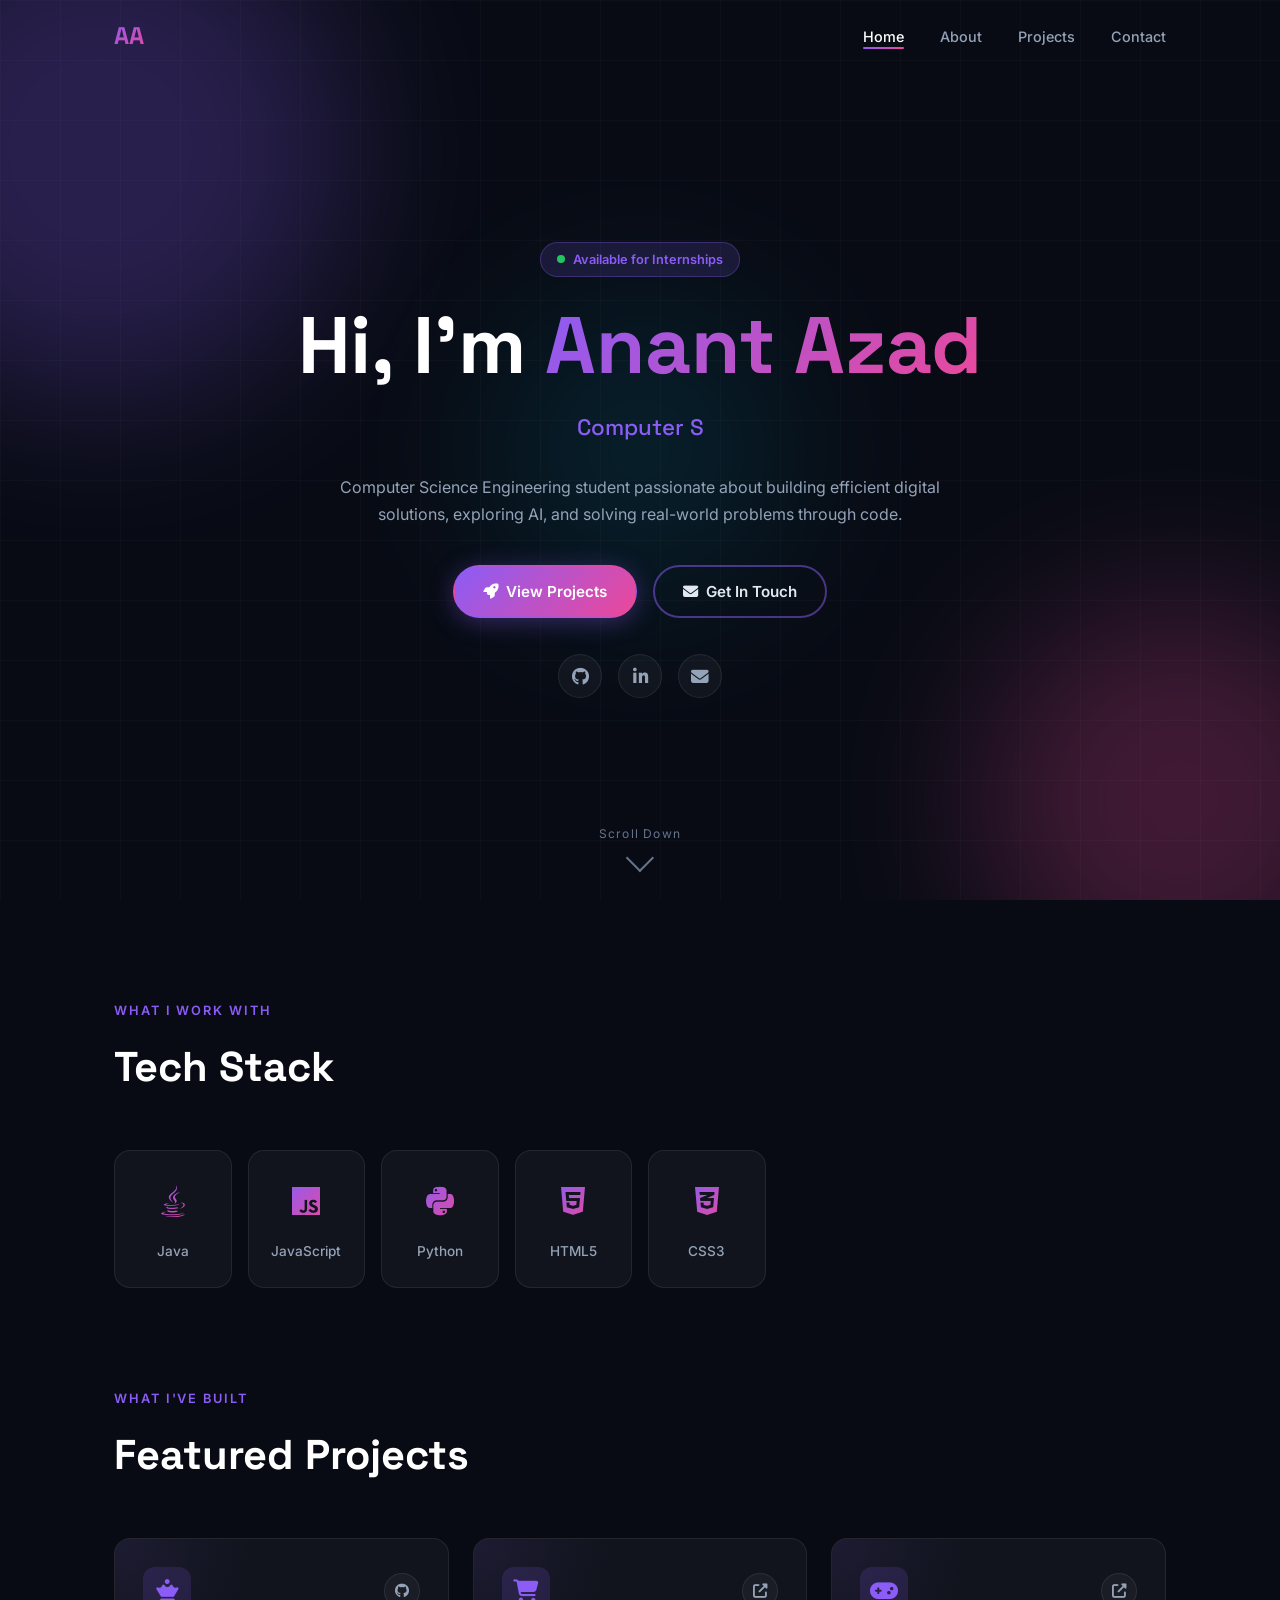
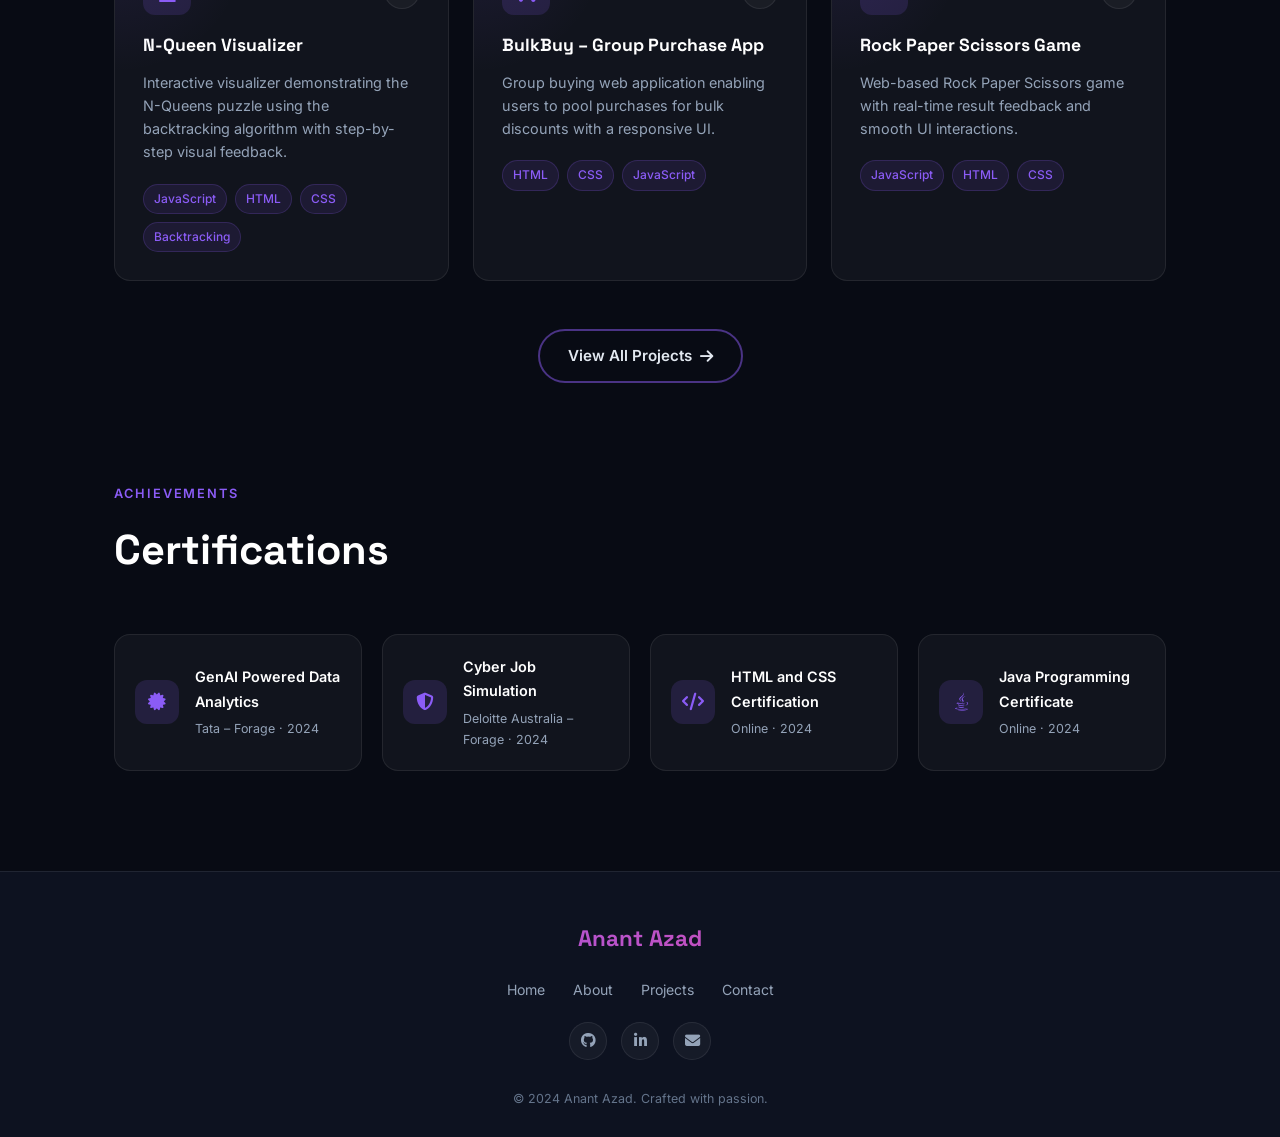
<file: index.html>
<!DOCTYPE html>
<html lang="en">
<head>
  <meta charset="UTF-8" />
  <meta name="viewport" content="width=device-width, initial-scale=1.0" />
  <title>Anant Azad | Portfolio</title>
  <meta name="description" content="Portfolio of Anant Azad – Computer Science Engineering student, developer, and problem solver." />
  <link rel="stylesheet" href="css/style.css" />
  <link href="https://fonts.googleapis.com/css2?family=Inter:wght@300;400;500;600;700;800;900&family=Space+Grotesk:wght@400;500;600;700&display=swap" rel="stylesheet" />
  <link rel="stylesheet" href="https://cdnjs.cloudflare.com/ajax/libs/font-awesome/6.5.0/css/all.min.css" />
</head>
<body>
  <!-- Navigation -->
  <nav class="navbar" id="navbar">
    <div class="nav-container">
      <a href="index.html" class="nav-logo">AA</a>
      <ul class="nav-links" id="navLinks">
        <li><a href="index.html" class="active">Home</a></li>
        <li><a href="about.html">About</a></li>
        <li><a href="projects.html">Projects</a></li>
        <li><a href="contact.html">Contact</a></li>
      </ul>
      <button class="hamburger" id="hamburger" aria-label="Toggle menu">
        <span></span><span></span><span></span>
      </button>
    </div>
  </nav>

  <!-- Hero Section -->
  <section class="hero" id="hero">
    <div class="hero-bg">
      <div class="orb orb-1"></div>
      <div class="orb orb-2"></div>
      <div class="orb orb-3"></div>
      <div class="grid-overlay"></div>
    </div>
    <div class="hero-content">
      <div class="hero-badge">
        <span class="badge-dot"></span>
        Available for Internships
      </div>
      <h1 class="hero-title">
        Hi, I'm <span class="gradient-text">Anant Azad</span>
      </h1>
      <p class="hero-subtitle typewriter" id="typewriter"></p>
      <p class="hero-desc">
        Computer Science Engineering student passionate about building efficient digital solutions, exploring AI, and solving real-world problems through code.
      </p>
      <div class="hero-cta">
        <a href="projects.html" class="btn btn-primary">
          <i class="fas fa-rocket"></i> View Projects
        </a>
        <a href="contact.html" class="btn btn-outline">
          <i class="fas fa-envelope"></i> Get In Touch
        </a>
      </div>
      <div class="hero-socials">
        <a href="https://github.com/anantazad2020in-del" target="_blank" class="social-link" aria-label="GitHub">
          <i class="fab fa-github"></i>
        </a>
        <a href="https://www.linkedin.com/in/anant-azad-6b0743295" target="_blank" class="social-link" aria-label="LinkedIn">
          <i class="fab fa-linkedin-in"></i>
        </a>
        <a href="mailto:anantazad2020in@gmail.com" class="social-link" aria-label="Email">
          <i class="fas fa-envelope"></i>
        </a>
      </div>
    </div>
    <div class="hero-scroll-hint">
      <span>Scroll Down</span>
      <div class="scroll-arrow"></div>
    </div>
  </section>

  <!-- Skills Snapshot -->
  <section class="skills-snapshot reveal">
    <div class="container">
      <p class="section-label">What I Work With</p>
      <h2 class="section-title">Tech Stack</h2>
      <div class="skills-grid">
        <div class="skill-card reveal-child">
          <div class="skill-icon"><i class="fab fa-java"></i></div>
          <span>Java</span>
        </div>
        <div class="skill-card reveal-child">
          <div class="skill-icon"><i class="fab fa-js"></i></div>
          <span>JavaScript</span>
        </div>
        <div class="skill-card reveal-child">
          <div class="skill-icon"><i class="fab fa-python"></i></div>
          <span>Python</span>
        </div>
        <div class="skill-card reveal-child">
          <div class="skill-icon"><i class="fab fa-html5"></i></div>
          <span>HTML5</span>
        </div>
        <div class="skill-card reveal-child">
          <div class="skill-icon"><i class="fab fa-css3-alt"></i></div>
          <span>CSS3</span>
        </div>
        <div class="skill-card reveal-child">
          <div class="skill-icon"><i class="fab fa-github"></i></div>
          <span>Git/GitHub</span>
        </div>
        <div class="skill-card reveal-child">
          <div class="skill-icon"><i class="fas fa-brain"></i></div>
          <span>AI Agents</span>
        </div>
        <div class="skill-card reveal-child">
          <div class="skill-icon"><i class="fas fa-code-branch"></i></div>
          <span>DSA</span>
        </div>
      </div>
    </div>
  </section>

  <!-- Featured Projects -->
  <section class="featured-projects reveal">
    <div class="container">
      <p class="section-label">What I've Built</p>
      <h2 class="section-title">Featured Projects</h2>
      <div class="projects-grid">
        <div class="project-card reveal-child">
          <div class="project-glow"></div>
          <div class="project-header">
            <div class="project-icon"><i class="fas fa-chess-queen"></i></div>
            <div class="project-links">
              <a href="https://github.com/anantazad2020in-del/N-Queen" target="_blank" aria-label="GitHub"><i class="fab fa-github"></i></a>
            </div>
          </div>
          <h3>N-Queen Visualizer</h3>
          <p>Interactive visualizer demonstrating the N-Queens puzzle using the backtracking algorithm with step-by-step visual feedback.</p>
          <div class="project-tags">
            <span>JavaScript</span><span>HTML</span><span>CSS</span><span>Backtracking</span>
          </div>
        </div>
        <div class="project-card reveal-child">
          <div class="project-glow"></div>
          <div class="project-header">
            <div class="project-icon"><i class="fas fa-shopping-cart"></i></div>
            <div class="project-links">
              <a href="https://bulkbuy-group-purchase-app.onrender.com/" target="_blank" aria-label="Live Demo"><i class="fas fa-external-link-alt"></i></a>
            </div>
          </div>
          <h3>BulkBuy – Group Purchase App</h3>
          <p>Group buying web application enabling users to pool purchases for bulk discounts with a responsive UI.</p>
          <div class="project-tags">
            <span>HTML</span><span>CSS</span><span>JavaScript</span>
          </div>
        </div>
        <div class="project-card reveal-child">
          <div class="project-glow"></div>
          <div class="project-header">
            <div class="project-icon"><i class="fas fa-gamepad"></i></div>
            <div class="project-links">
              <a href="https://rock-paper-scissor-codecircuit.onrender.com/" target="_blank" aria-label="Live Demo"><i class="fas fa-external-link-alt"></i></a>
            </div>
          </div>
          <h3>Rock Paper Scissors Game</h3>
          <p>Web-based Rock Paper Scissors game with real-time result feedback and smooth UI interactions.</p>
          <div class="project-tags">
            <span>JavaScript</span><span>HTML</span><span>CSS</span>
          </div>
        </div>
      </div>
      <div class="center-cta">
        <a href="projects.html" class="btn btn-outline">View All Projects <i class="fas fa-arrow-right"></i></a>
      </div>
    </div>
  </section>

  <!-- Certifications Strip -->
  <section class="certs-section reveal">
    <div class="container">
      <p class="section-label">Achievements</p>
      <h2 class="section-title">Certifications</h2>
      <div class="certs-grid">
        <div class="cert-card reveal-child">
          <div class="cert-badge"><i class="fas fa-certificate"></i></div>
          <div>
            <h4>GenAI Powered Data Analytics</h4>
            <p>Tata – Forage &middot; 2024</p>
          </div>
        </div>
        <div class="cert-card reveal-child">
          <div class="cert-badge"><i class="fas fa-shield-alt"></i></div>
          <div>
            <h4>Cyber Job Simulation</h4>
            <p>Deloitte Australia – Forage &middot; 2024</p>
          </div>
        </div>
        <div class="cert-card reveal-child">
          <div class="cert-badge"><i class="fas fa-code"></i></div>
          <div>
            <h4>HTML and CSS Certification</h4>
            <p>Online &middot; 2024</p>
          </div>
        </div>
        <div class="cert-card reveal-child">
          <div class="cert-badge"><i class="fab fa-java"></i></div>
          <div>
            <h4>Java Programming Certificate</h4>
            <p>Online &middot; 2024</p>
          </div>
        </div>
      </div>
    </div>
  </section>

  <!-- Footer -->
  <footer class="footer">
    <div class="container">
      <p class="footer-logo">Anant Azad</p>
      <div class="footer-links">
        <a href="index.html">Home</a>
        <a href="about.html">About</a>
        <a href="projects.html">Projects</a>
        <a href="contact.html">Contact</a>
      </div>
      <div class="footer-socials">
        <a href="https://github.com/anantazad2020in-del" target="_blank"><i class="fab fa-github"></i></a>
        <a href="https://linkedin.com/in/anantazad-6b0743295" target="_blank"><i class="fab fa-linkedin-in"></i></a>
        <a href="mailto:anantazad2020in@gmail.com"><i class="fas fa-envelope"></i></a>
      </div>
      <p class="footer-copy">&copy; 2024 Anant Azad. Crafted with passion.</p>
    </div>
  </footer>

  <script src="js/main.js"></script>
</body>
</html>
</file>
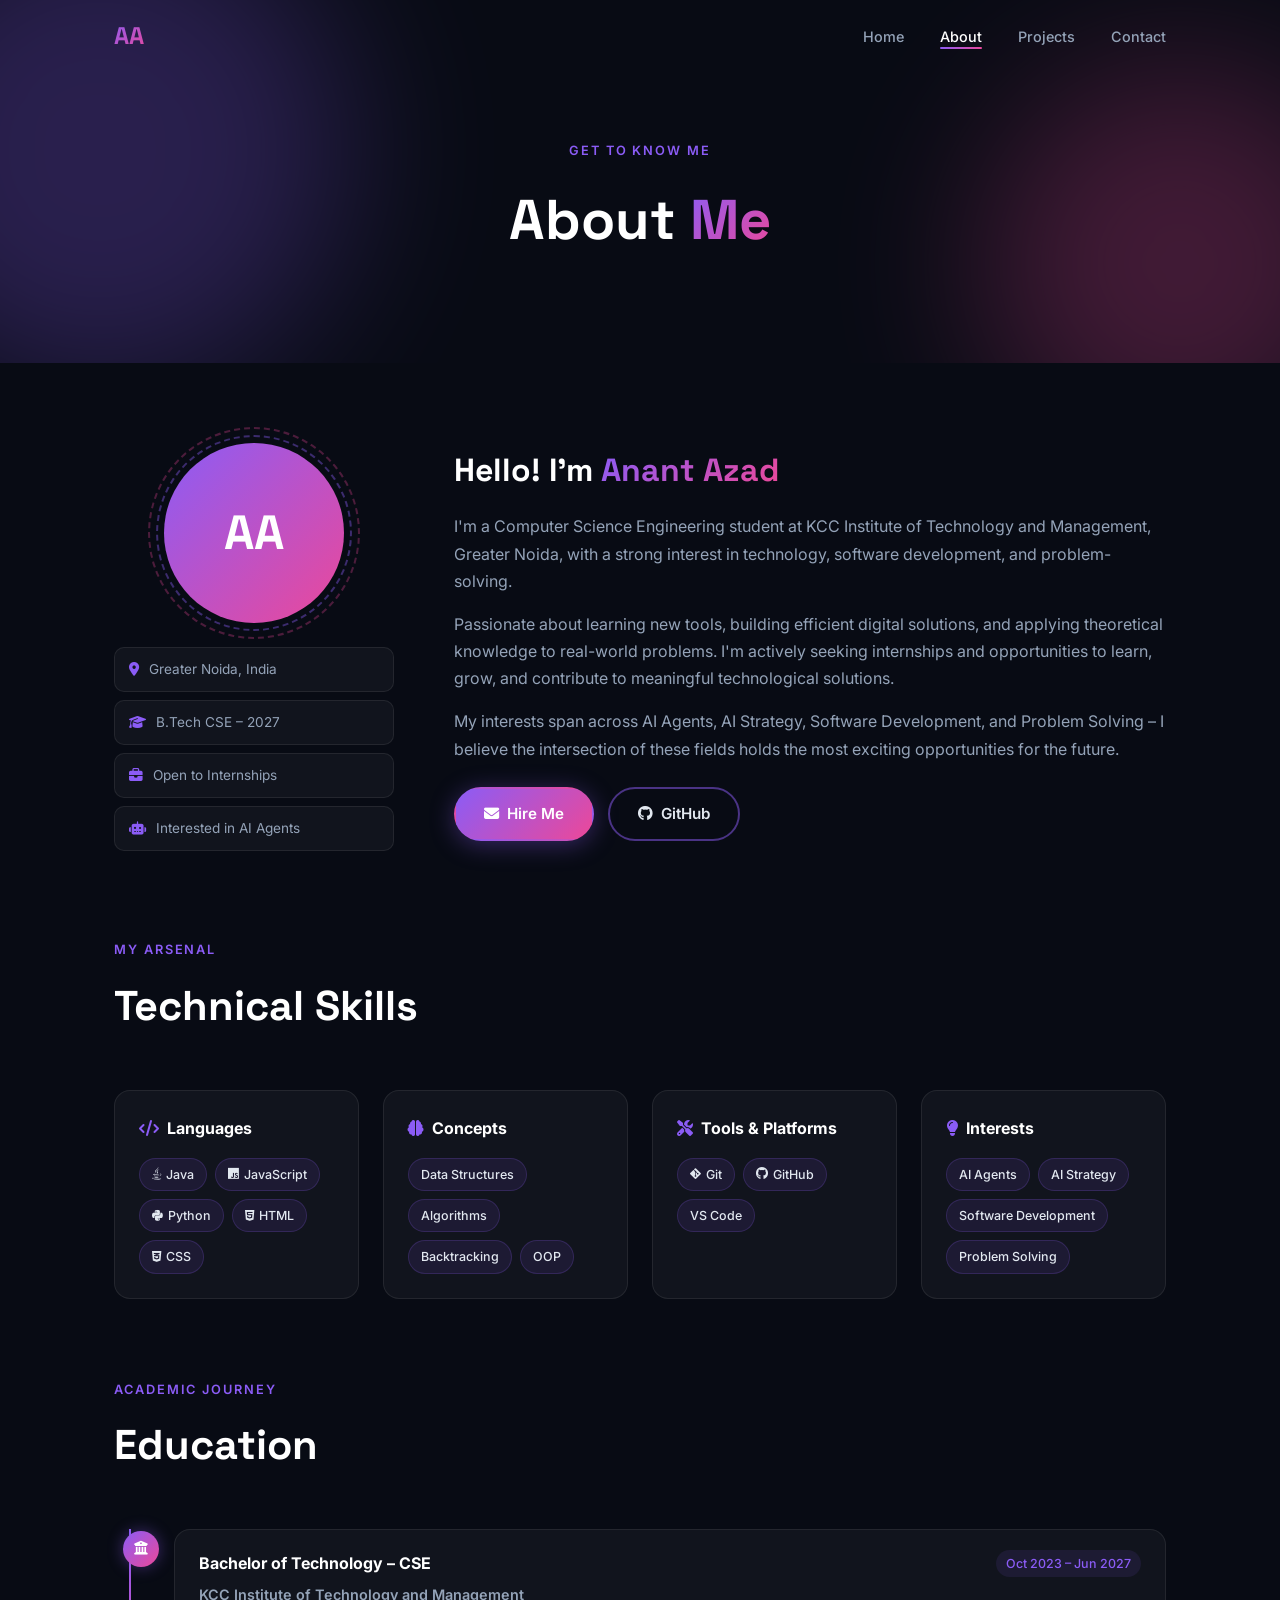
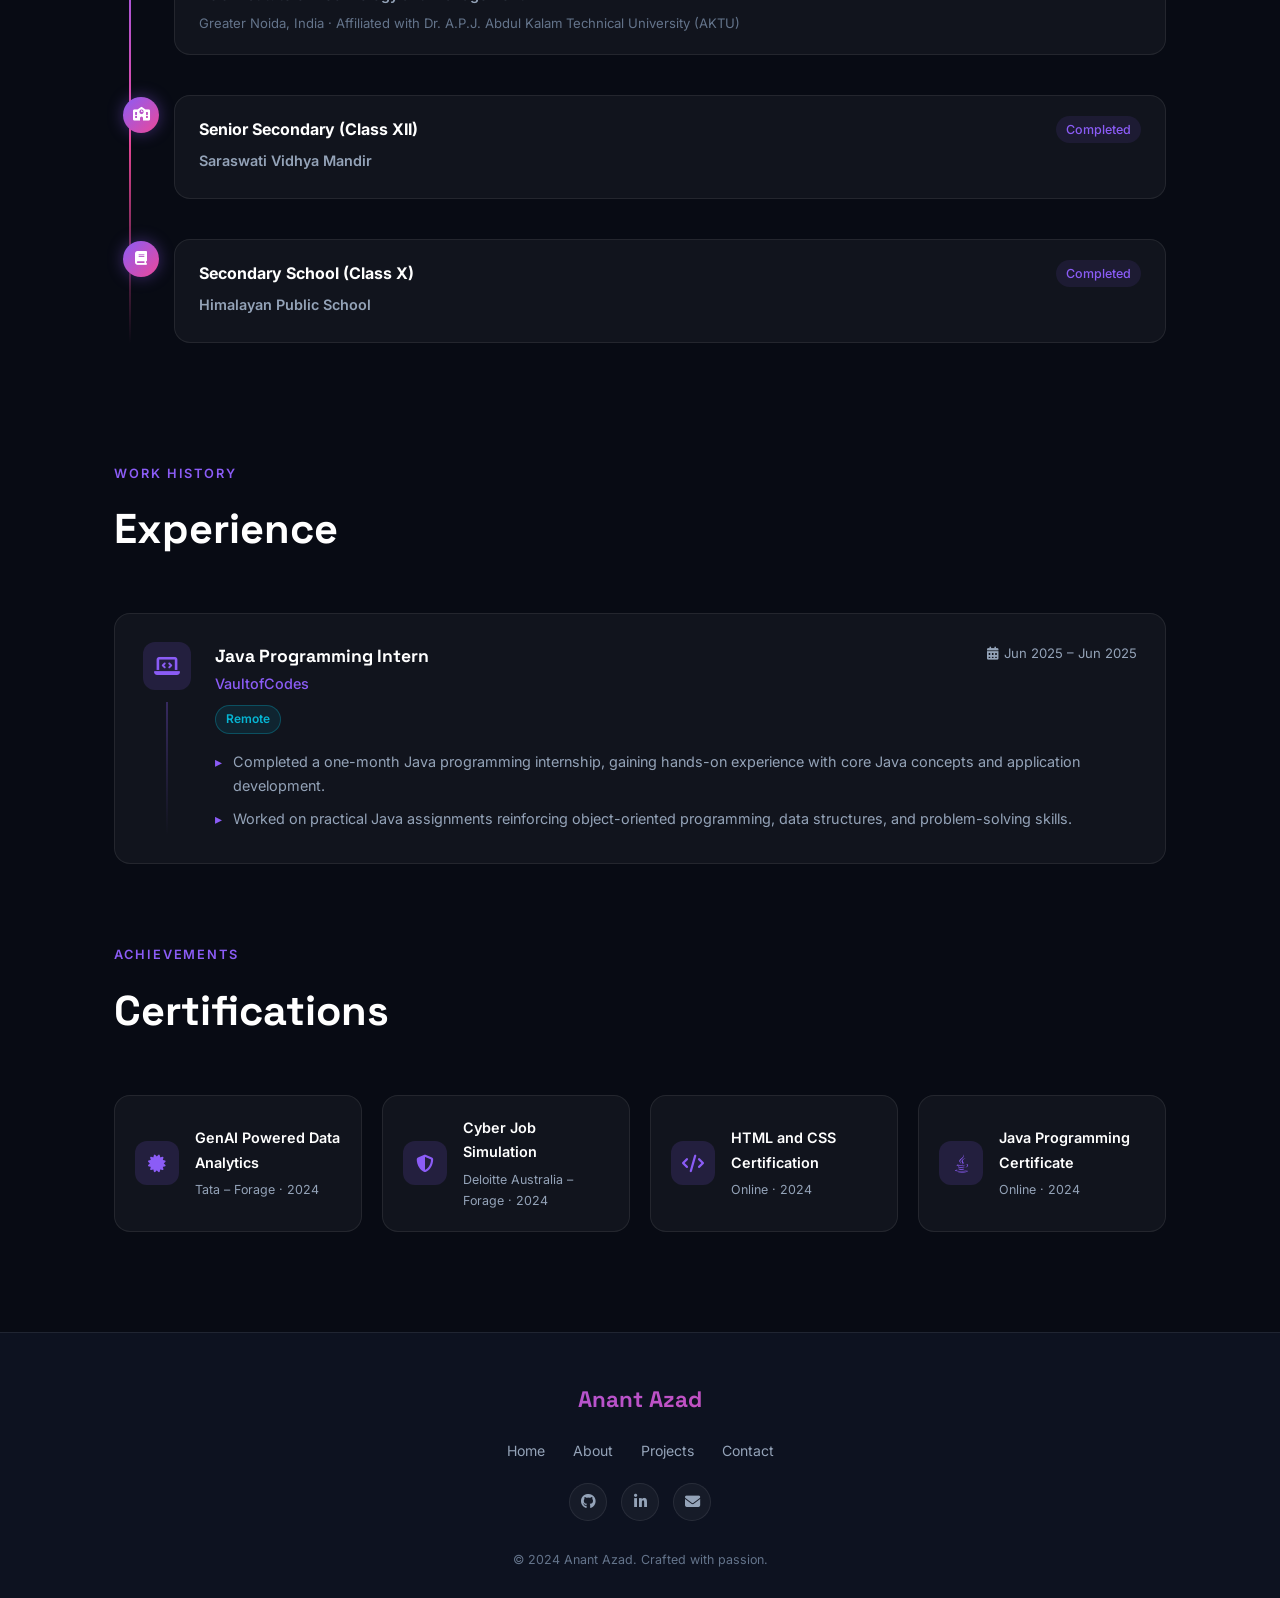
<file: about.html>
<!DOCTYPE html>
<html lang="en">
<head>
  <meta charset="UTF-8" />
  <meta name="viewport" content="width=device-width, initial-scale=1.0" />
  <title>About – Anant Azad</title>
  <meta name="description" content="Learn about Anant Azad – his education, experience, skills, and interests." />
  <link rel="stylesheet" href="css/style.css" />
  <link href="https://fonts.googleapis.com/css2?family=Inter:wght@300;400;500;600;700;800;900&family=Space+Grotesk:wght@400;500;600;700&display=swap" rel="stylesheet" />
  <link rel="stylesheet" href="https://cdnjs.cloudflare.com/ajax/libs/font-awesome/6.5.0/css/all.min.css" />
</head>
<body>
  <!-- Navigation -->
  <nav class="navbar" id="navbar">
    <div class="nav-container">
      <a href="index.html" class="nav-logo">AA</a>
      <ul class="nav-links" id="navLinks">
        <li><a href="index.html">Home</a></li>
        <li><a href="about.html" class="active">About</a></li>
        <li><a href="projects.html">Projects</a></li>
        <li><a href="contact.html">Contact</a></li>
      </ul>
      <button class="hamburger" id="hamburger" aria-label="Toggle menu">
        <span></span><span></span><span></span>
      </button>
    </div>
  </nav>

  <!-- Page Hero -->
  <section class="page-hero">
    <div class="page-hero-bg">
      <div class="orb orb-1"></div>
      <div class="orb orb-2"></div>
    </div>
    <div class="container">
      <p class="section-label">Get to Know Me</p>
      <h1 class="page-title">About <span class="gradient-text">Me</span></h1>
    </div>
  </section>

  <!-- About Intro -->
  <section class="about-intro reveal">
    <div class="container about-grid">
      <div class="about-avatar-wrap">
        <div class="about-avatar">
          <div class="avatar-initials">AA</div>
          <div class="avatar-ring"></div>
          <div class="avatar-ring ring2"></div>
        </div>
        <div class="about-quick-info">
          <div class="quick-info-item">
            <i class="fas fa-map-marker-alt"></i>
            <span>Greater Noida, India</span>
          </div>
          <div class="quick-info-item">
            <i class="fas fa-graduation-cap"></i>
            <span>B.Tech CSE – 2027</span>
          </div>
          <div class="quick-info-item">
            <i class="fas fa-briefcase"></i>
            <span>Open to Internships</span>
          </div>
          <div class="quick-info-item">
            <i class="fas fa-robot"></i>
            <span>Interested in AI Agents</span>
          </div>
        </div>
      </div>
      <div class="about-text">
        <h2>Hello! I'm <span class="gradient-text">Anant Azad</span></h2>
        <p>
          I'm a Computer Science Engineering student at KCC Institute of Technology and Management, Greater Noida, with a strong interest in technology, software development, and problem-solving.
        </p>
        <p>
          Passionate about learning new tools, building efficient digital solutions, and applying theoretical knowledge to real-world problems. I'm actively seeking internships and opportunities to learn, grow, and contribute to meaningful technological solutions.
        </p>
        <p>
          My interests span across AI Agents, AI Strategy, Software Development, and Problem Solving – I believe the intersection of these fields holds the most exciting opportunities for the future.
        </p>
        <div class="about-actions">
          <a href="contact.html" class="btn btn-primary"><i class="fas fa-envelope"></i> Hire Me</a>
          <a href="https://github.com/anantazad2020in-del" target="_blank" class="btn btn-outline"><i class="fab fa-github"></i> GitHub</a>
        </div>
      </div>
    </div>
  </section>

  <!-- Skills -->
  <section class="skills-section reveal">
    <div class="container">
      <p class="section-label">My Arsenal</p>
      <h2 class="section-title">Technical Skills</h2>
      <div class="skills-categories">
        <div class="skill-category reveal-child">
          <h3><i class="fas fa-code"></i> Languages</h3>
          <div class="skill-pills">
            <span class="pill"><i class="fab fa-java"></i> Java</span>
            <span class="pill"><i class="fab fa-js"></i> JavaScript</span>
            <span class="pill"><i class="fab fa-python"></i> Python</span>
            <span class="pill"><i class="fab fa-html5"></i> HTML</span>
            <span class="pill"><i class="fab fa-css3-alt"></i> CSS</span>
          </div>
        </div>
        <div class="skill-category reveal-child">
          <h3><i class="fas fa-brain"></i> Concepts</h3>
          <div class="skill-pills">
            <span class="pill">Data Structures</span>
            <span class="pill">Algorithms</span>
            <span class="pill">Backtracking</span>
            <span class="pill">OOP</span>
          </div>
        </div>
        <div class="skill-category reveal-child">
          <h3><i class="fas fa-tools"></i> Tools & Platforms</h3>
          <div class="skill-pills">
            <span class="pill"><i class="fab fa-git-alt"></i> Git</span>
            <span class="pill"><i class="fab fa-github"></i> GitHub</span>
            <span class="pill">VS Code</span>
          </div>
        </div>
        <div class="skill-category reveal-child">
          <h3><i class="fas fa-lightbulb"></i> Interests</h3>
          <div class="skill-pills">
            <span class="pill">AI Agents</span>
            <span class="pill">AI Strategy</span>
            <span class="pill">Software Development</span>
            <span class="pill">Problem Solving</span>
          </div>
        </div>
      </div>
    </div>
  </section>

  <!-- Education Timeline -->
  <section class="timeline-section reveal">
    <div class="container">
      <p class="section-label">Academic Journey</p>
      <h2 class="section-title">Education</h2>
      <div class="timeline">
        <div class="timeline-item reveal-child">
          <div class="timeline-dot"><i class="fas fa-university"></i></div>
          <div class="timeline-content">
            <div class="timeline-header">
              <h3>Bachelor of Technology – CSE</h3>
              <span class="timeline-date">Oct 2023 – Jun 2027</span>
            </div>
            <p class="timeline-org">KCC Institute of Technology and Management</p>
            <p class="timeline-detail">Greater Noida, India &middot; Affiliated with Dr. A.P.J. Abdul Kalam Technical University (AKTU)</p>
          </div>
        </div>
        <div class="timeline-item reveal-child">
          <div class="timeline-dot"><i class="fas fa-school"></i></div>
          <div class="timeline-content">
            <div class="timeline-header">
              <h3>Senior Secondary (Class XII)</h3>
              <span class="timeline-date">Completed</span>
            </div>
            <p class="timeline-org">Saraswati Vidhya Mandir</p>
          </div>
        </div>
        <div class="timeline-item reveal-child">
          <div class="timeline-dot"><i class="fas fa-book"></i></div>
          <div class="timeline-content">
            <div class="timeline-header">
              <h3>Secondary School (Class X)</h3>
              <span class="timeline-date">Completed</span>
            </div>
            <p class="timeline-org">Himalayan Public School</p>
          </div>
        </div>
      </div>
    </div>
  </section>

  <!-- Experience -->
  <section class="experience-section reveal">
    <div class="container">
      <p class="section-label">Work History</p>
      <h2 class="section-title">Experience</h2>
      <div class="exp-card reveal-child">
        <div class="exp-left">
          <div class="exp-logo"><i class="fas fa-laptop-code"></i></div>
          <div class="exp-line"></div>
        </div>
        <div class="exp-right">
          <div class="exp-header">
            <div>
              <h3>Java Programming Intern</h3>
              <p class="exp-company">VaultofCodes</p>
            </div>
            <span class="exp-date"><i class="fas fa-calendar-alt"></i> Jun 2025 – Jun 2025</span>
          </div>
          <span class="exp-badge">Remote</span>
          <ul class="exp-bullets">
            <li>Completed a one-month Java programming internship, gaining hands-on experience with core Java concepts and application development.</li>
            <li>Worked on practical Java assignments reinforcing object-oriented programming, data structures, and problem-solving skills.</li>
          </ul>
        </div>
      </div>
    </div>
  </section>

  <!-- Certifications -->
  <section class="certs-section reveal">
    <div class="container">
      <p class="section-label">Achievements</p>
      <h2 class="section-title">Certifications</h2>
      <div class="certs-grid">
        <div class="cert-card reveal-child">
          <div class="cert-badge"><i class="fas fa-certificate"></i></div>
          <div>
            <h4>GenAI Powered Data Analytics</h4>
            <p>Tata – Forage &middot; 2024</p>
          </div>
        </div>
        <div class="cert-card reveal-child">
          <div class="cert-badge"><i class="fas fa-shield-alt"></i></div>
          <div>
            <h4>Cyber Job Simulation</h4>
            <p>Deloitte Australia – Forage &middot; 2024</p>
          </div>
        </div>
        <div class="cert-card reveal-child">
          <div class="cert-badge"><i class="fas fa-code"></i></div>
          <div>
            <h4>HTML and CSS Certification</h4>
            <p>Online &middot; 2024</p>
          </div>
        </div>
        <div class="cert-card reveal-child">
          <div class="cert-badge"><i class="fab fa-java"></i></div>
          <div>
            <h4>Java Programming Certificate</h4>
            <p>Online &middot; 2024</p>
          </div>
        </div>
      </div>
    </div>
  </section>

  <!-- Footer -->
  <footer class="footer">
    <div class="container">
      <p class="footer-logo">Anant Azad</p>
      <div class="footer-links">
        <a href="index.html">Home</a>
        <a href="about.html">About</a>
        <a href="projects.html">Projects</a>
        <a href="contact.html">Contact</a>
      </div>
      <div class="footer-socials">
        <a href="https://github.com/anantazad2020in-del" target="_blank"><i class="fab fa-github"></i></a>
        <a href="https://www.linkedin.com/in/anant-azad-6b0743295/" target="_blank"><i class="fab fa-linkedin-in"></i></a>
        <a href="mailto:anantazad2020in@gmail.com"><i class="fas fa-envelope"></i></a>
      </div>
      <p class="footer-copy">&copy; 2024 Anant Azad. Crafted with passion.</p>
    </div>
  </footer>
  <script src="js/main.js"></script>
</body>
</html>
</file>
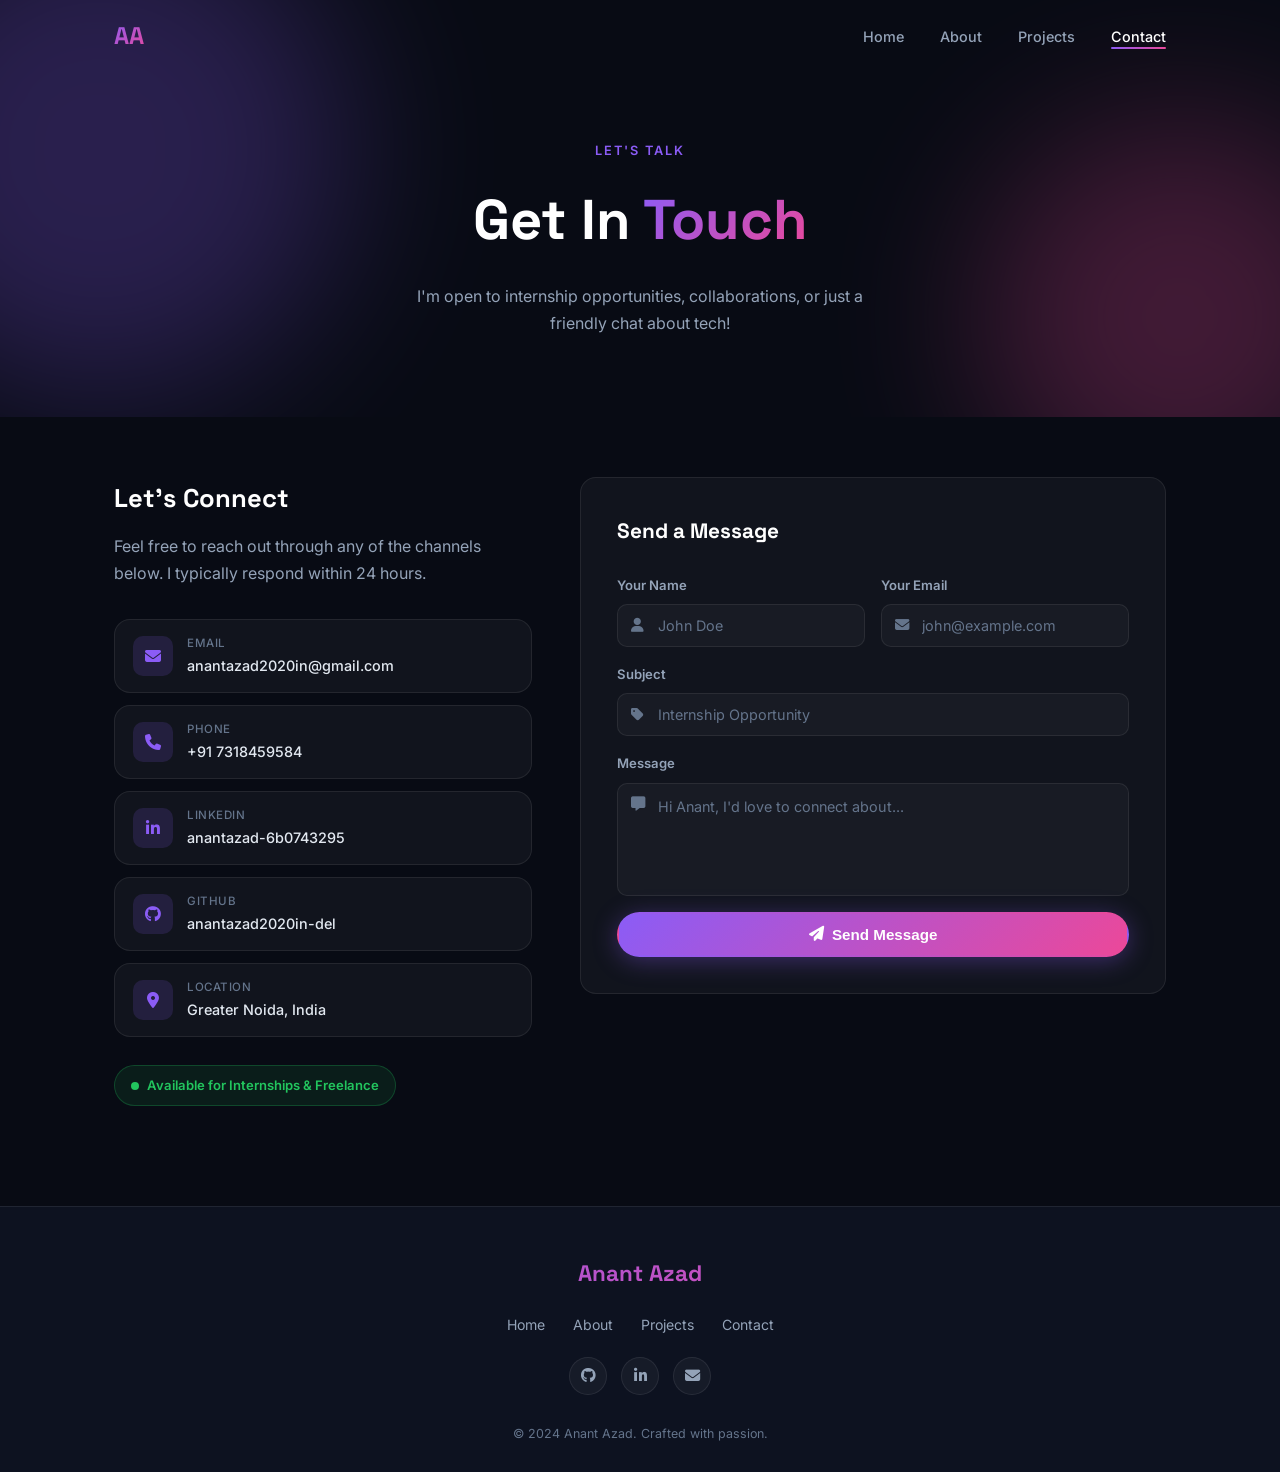
<file: contact.html>
<!DOCTYPE html>
<html lang="en">
<head>
  <meta charset="UTF-8" />
  <meta name="viewport" content="width=device-width, initial-scale=1.0" />
  <title>Contact – Anant Azad</title>
  <meta name="description" content="Get in touch with Anant Azad for internship opportunities or collaborations." />
  <link rel="stylesheet" href="css/style.css" />
  <link href="https://fonts.googleapis.com/css2?family=Inter:wght@300;400;500;600;700;800;900&family=Space+Grotesk:wght@400;500;600;700&display=swap" rel="stylesheet" />
  <link rel="stylesheet" href="https://cdnjs.cloudflare.com/ajax/libs/font-awesome/6.5.0/css/all.min.css" />
</head>
<body>
  <!-- Navigation -->
  <nav class="navbar" id="navbar">
    <div class="nav-container">
      <a href="index.html" class="nav-logo">AA</a>
      <ul class="nav-links" id="navLinks">
        <li><a href="index.html">Home</a></li>
        <li><a href="about.html">About</a></li>
        <li><a href="projects.html">Projects</a></li>
        <li><a href="contact.html" class="active">Contact</a></li>
      </ul>
      <button class="hamburger" id="hamburger" aria-label="Toggle menu">
        <span></span><span></span><span></span>
      </button>
    </div>
  </nav>

  <!-- Page Hero -->
  <section class="page-hero">
    <div class="page-hero-bg">
      <div class="orb orb-1"></div>
      <div class="orb orb-2"></div>
    </div>
    <div class="container">
      <p class="section-label">Let's Talk</p>
      <h1 class="page-title">Get In <span class="gradient-text">Touch</span></h1>
      <p class="page-subtitle">I'm open to internship opportunities, collaborations, or just a friendly chat about tech!</p>
    </div>
  </section>

  <!-- Contact Section -->
  <section class="contact-section reveal">
    <div class="container contact-grid">

      <!-- Info Panel -->
      <div class="contact-info reveal-child">
        <h2>Let's Connect</h2>
        <p>Feel free to reach out through any of the channels below. I typically respond within 24 hours.</p>

        <div class="contact-items">
          <a href="mailto:anantazad2020in@gmail.com" class="contact-item">
            <div class="contact-item-icon"><i class="fas fa-envelope"></i></div>
            <div>
              <span class="contact-label">Email</span>
              <span class="contact-value">anantazad2020in@gmail.com</span>
            </div>
          </a>
          <a href="tel:+917318459584" class="contact-item">
            <div class="contact-item-icon"><i class="fas fa-phone"></i></div>
            <div>
              <span class="contact-label">Phone</span>
              <span class="contact-value">+91 7318459584</span>
            </div>
          </a>
          <a href="https://www.linkedin.com/in/anant-azad-6b0743295" target="_blank" class="contact-item">
            <div class="contact-item-icon"><i class="fab fa-linkedin-in"></i></div>
            <div>
              <span class="contact-label">LinkedIn</span>
              <span class="contact-value">anantazad-6b0743295</span>
            </div>
          </a>
          <a href="https://github.com/anantazad2020in-del" target="_blank" class="contact-item">
            <div class="contact-item-icon"><i class="fab fa-github"></i></div>
            <div>
              <span class="contact-label">GitHub</span>
              <span class="contact-value">anantazad2020in-del</span>
            </div>
          </a>
          <div class="contact-item no-link">
            <div class="contact-item-icon"><i class="fas fa-map-marker-alt"></i></div>
            <div>
              <span class="contact-label">Location</span>
              <span class="contact-value">Greater Noida, India</span>
            </div>
          </div>
        </div>

        <div class="availability-badge">
          <span class="badge-dot pulse"></span>
          Available for Internships &amp; Freelance
        </div>
      </div>

      <!-- Contact Form -->
      <div class="contact-form-wrap reveal-child">
        <form class="contact-form" id="contactForm" novalidate>
          <h2>Send a Message</h2>
          <div class="form-row">
            <div class="form-group">
              <label for="nameInput">Your Name</label>
              <div class="input-wrap">
                <i class="fas fa-user"></i>
                <input type="text" id="nameInput" name="name" placeholder="John Doe" required />
              </div>
            </div>
            <div class="form-group">
              <label for="emailInput">Your Email</label>
              <div class="input-wrap">
                <i class="fas fa-envelope"></i>
                <input type="email" id="emailInput" name="email" placeholder="john@example.com" required />
              </div>
            </div>
          </div>
          <div class="form-group">
            <label for="subjectInput">Subject</label>
            <div class="input-wrap">
              <i class="fas fa-tag"></i>
              <input type="text" id="subjectInput" name="subject" placeholder="Internship Opportunity" />
            </div>
          </div>
          <div class="form-group">
            <label for="messageInput">Message</label>
            <div class="input-wrap textarea-wrap">
              <i class="fas fa-comment-alt"></i>
              <textarea id="messageInput" name="message" rows="5" placeholder="Hi Anant, I'd love to connect about..." required></textarea>
            </div>
          </div>
          <button type="submit" class="btn btn-primary btn-full" id="submitBtn">
            <i class="fas fa-paper-plane"></i> Send Message
          </button>
          <div class="form-success" id="formSuccess">
            <i class="fas fa-check-circle"></i>
            <span>Thanks for reaching out! I'll get back to you soon.</span>
          </div>
        </form>
      </div>

    </div>
  </section>

  <!-- Footer -->
  <footer class="footer">
    <div class="container">
      <p class="footer-logo">Anant Azad</p>
      <div class="footer-links">
        <a href="index.html">Home</a>
        <a href="about.html">About</a>
        <a href="projects.html">Projects</a>
        <a href="contact.html">Contact</a>
      </div>
      <div class="footer-socials">
        <a href="https://github.com/anantazad2020in-del" target="_blank"><i class="fab fa-github"></i></a>
        <a href="https://linkedin.com/in/anantazad-6b0743295" target="_blank"><i class="fab fa-linkedin-in"></i></a>
        <a href="mailto:anantazad2020in@gmail.com"><i class="fas fa-envelope"></i></a>
      </div>
      <p class="footer-copy">&copy; 2024 Anant Azad. Crafted with passion.</p>
    </div>
  </footer>
  <script src="js/main.js"></script>
</body>
</html>
</file>
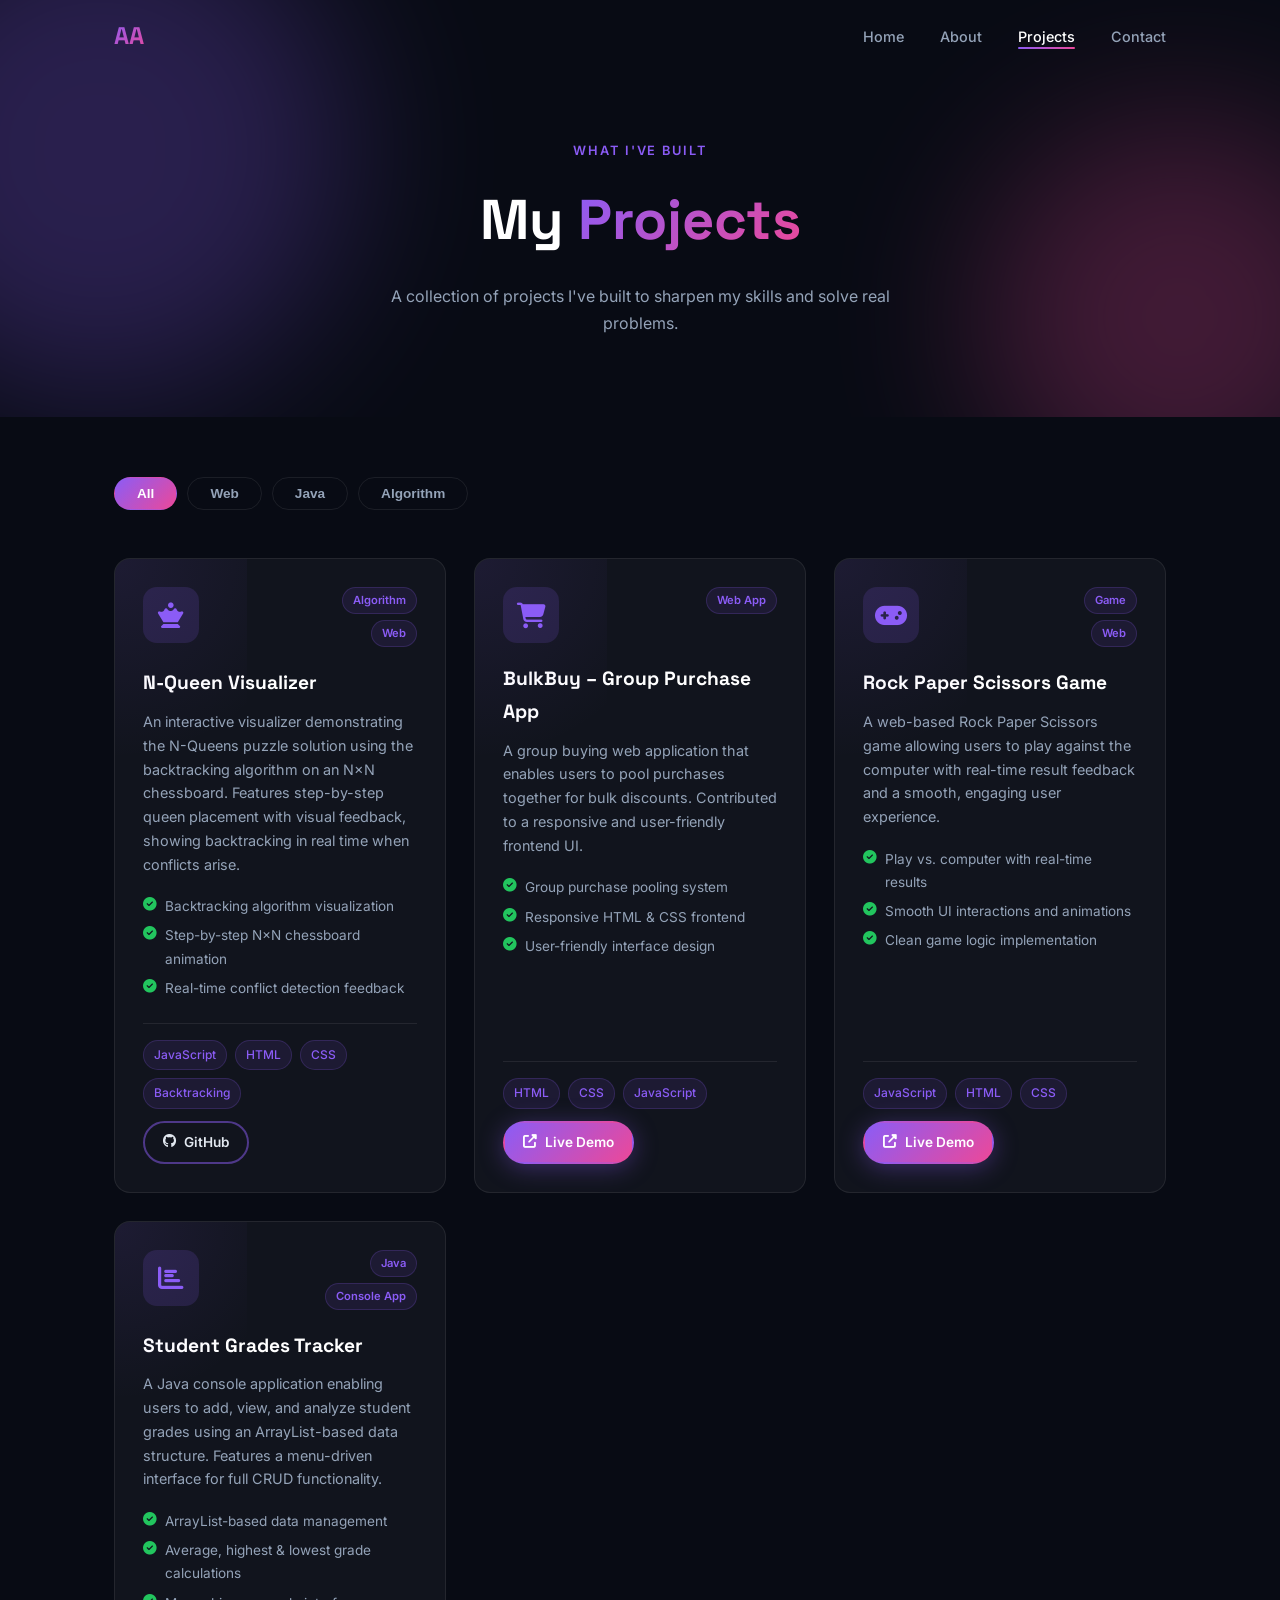
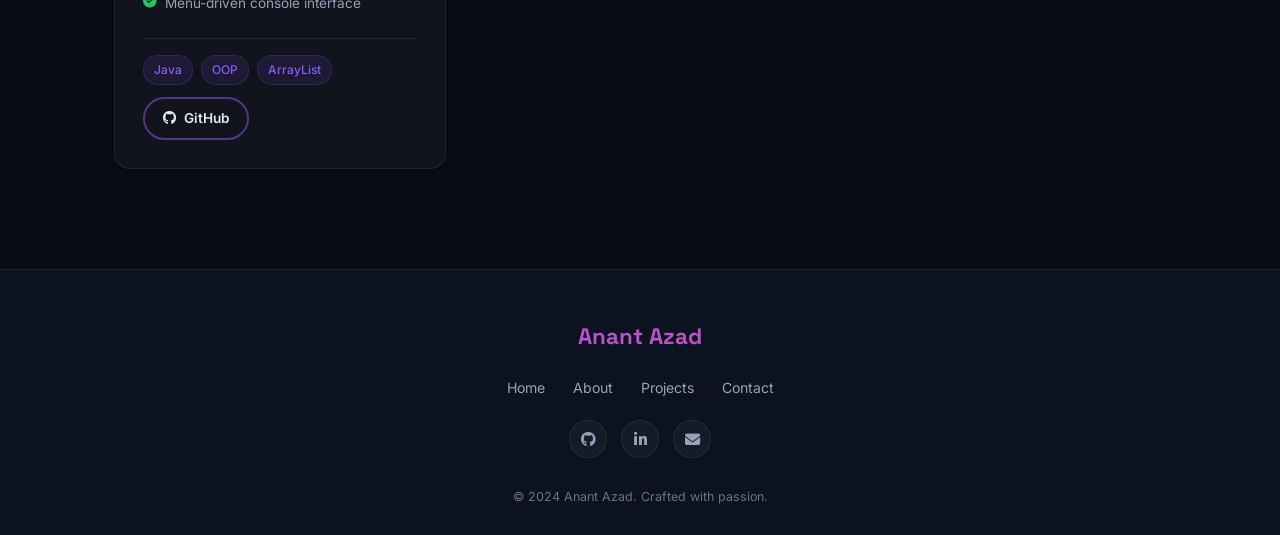
<file: projects.html>
<!DOCTYPE html>
<html lang="en">
<head>
  <meta charset="UTF-8" />
  <meta name="viewport" content="width=device-width, initial-scale=1.0" />
  <title>Projects – Anant Azad</title>
  <meta name="description" content="Projects built by Anant Azad – web apps, algorithms, and more." />
  <link rel="stylesheet" href="css/style.css" />
  <link href="https://fonts.googleapis.com/css2?family=Inter:wght@300;400;500;600;700;800;900&family=Space+Grotesk:wght@400;500;600;700&display=swap" rel="stylesheet" />
  <link rel="stylesheet" href="https://cdnjs.cloudflare.com/ajax/libs/font-awesome/6.5.0/css/all.min.css" />
</head>
<body>
  <!-- Navigation -->
  <nav class="navbar" id="navbar">
    <div class="nav-container">
      <a href="index.html" class="nav-logo">AA</a>
      <ul class="nav-links" id="navLinks">
        <li><a href="index.html">Home</a></li>
        <li><a href="about.html">About</a></li>
        <li><a href="projects.html" class="active">Projects</a></li>
        <li><a href="contact.html">Contact</a></li>
      </ul>
      <button class="hamburger" id="hamburger" aria-label="Toggle menu">
        <span></span><span></span><span></span>
      </button>
    </div>
  </nav>

  <!-- Page Hero -->
  <section class="page-hero">
    <div class="page-hero-bg">
      <div class="orb orb-1"></div>
      <div class="orb orb-2"></div>
    </div>
    <div class="container">
      <p class="section-label">What I've Built</p>
      <h1 class="page-title">My <span class="gradient-text">Projects</span></h1>
      <p class="page-subtitle">A collection of projects I've built to sharpen my skills and solve real problems.</p>
    </div>
  </section>

  <!-- Projects Grid -->
  <section class="projects-page-section reveal">
    <div class="container">
      <!-- Filter Tabs -->
      <div class="filter-tabs">
        <button class="filter-btn active" data-filter="all">All</button>
        <button class="filter-btn" data-filter="web">Web</button>
        <button class="filter-btn" data-filter="java">Java</button>
        <button class="filter-btn" data-filter="algorithm">Algorithm</button>
      </div>

      <div class="projects-full-grid">

        <!-- N-Queen Visualizer -->
        <div class="project-full-card reveal-child" data-category="web algorithm">
          <div class="project-glow"></div>
          <div class="pfc-top">
            <div class="pfc-icon-wrap">
              <div class="pfc-icon"><i class="fas fa-chess-queen"></i></div>
            </div>
            <div class="pfc-badges">
              <span class="badge-tag">Algorithm</span>
              <span class="badge-tag">Web</span>
            </div>
          </div>
          <div class="pfc-body">
            <h2>N-Queen Visualizer</h2>
            <p>
              An interactive visualizer demonstrating the N-Queens puzzle solution using the backtracking algorithm on an N×N chessboard. Features step-by-step queen placement with visual feedback, showing backtracking in real time when conflicts arise.
            </p>
            <ul class="pfc-highlights">
              <li><i class="fas fa-check-circle"></i> Backtracking algorithm visualization</li>
              <li><i class="fas fa-check-circle"></i> Step-by-step N×N chessboard animation</li>
              <li><i class="fas fa-check-circle"></i> Real-time conflict detection feedback</li>
            </ul>
          </div>
          <div class="pfc-footer">
            <div class="project-tags">
              <span>JavaScript</span>
              <span>HTML</span>
              <span>CSS</span>
              <span>Backtracking</span>
            </div>
            <div class="pfc-links">
              <a href="https://github.com/anantazad2020in-del/N-Queen" target="_blank" class="btn btn-sm btn-outline">
                <i class="fab fa-github"></i> GitHub
              </a>
            </div>
          </div>
        </div>

        <!-- BulkBuy -->
        <div class="project-full-card reveal-child" data-category="web">
          <div class="project-glow"></div>
          <div class="pfc-top">
            <div class="pfc-icon-wrap">
              <div class="pfc-icon"><i class="fas fa-shopping-cart"></i></div>
            </div>
            <div class="pfc-badges">
              <span class="badge-tag">Web App</span>
            </div>
          </div>
          <div class="pfc-body">
            <h2>BulkBuy – Group Purchase App</h2>
            <p>
              A group buying web application that enables users to pool purchases together for bulk discounts. Contributed to a responsive and user-friendly frontend UI.
            </p>
            <ul class="pfc-highlights">
              <li><i class="fas fa-check-circle"></i> Group purchase pooling system</li>
              <li><i class="fas fa-check-circle"></i> Responsive HTML & CSS frontend</li>
              <li><i class="fas fa-check-circle"></i> User-friendly interface design</li>
            </ul>
          </div>
          <div class="pfc-footer">
            <div class="project-tags">
              <span>HTML</span>
              <span>CSS</span>
              <span>JavaScript</span>
            </div>
            <div class="pfc-links">
              <a href="https://bulkbuy-group-purchase-app.onrender.com/" target="_blank" class="btn btn-sm btn-primary">
                <i class="fas fa-external-link-alt"></i> Live Demo
              </a>
            </div>
          </div>
        </div>

        <!-- Rock Paper Scissors -->
        <div class="project-full-card reveal-child" data-category="web">
          <div class="project-glow"></div>
          <div class="pfc-top">
            <div class="pfc-icon-wrap">
              <div class="pfc-icon"><i class="fas fa-gamepad"></i></div>
            </div>
            <div class="pfc-badges">
              <span class="badge-tag">Game</span>
              <span class="badge-tag">Web</span>
            </div>
          </div>
          <div class="pfc-body">
            <h2>Rock Paper Scissors Game</h2>
            <p>
              A web-based Rock Paper Scissors game allowing users to play against the computer with real-time result feedback and a smooth, engaging user experience.
            </p>
            <ul class="pfc-highlights">
              <li><i class="fas fa-check-circle"></i> Play vs. computer with real-time results</li>
              <li><i class="fas fa-check-circle"></i> Smooth UI interactions and animations</li>
              <li><i class="fas fa-check-circle"></i> Clean game logic implementation</li>
            </ul>
          </div>
          <div class="pfc-footer">
            <div class="project-tags">
              <span>JavaScript</span>
              <span>HTML</span>
              <span>CSS</span>
            </div>
            <div class="pfc-links">
              <a href="https://rock-paper-scissor-codecircuit.onrender.com/" target="_blank" class="btn btn-sm btn-primary">
                <i class="fas fa-external-link-alt"></i> Live Demo
              </a>
            </div>
          </div>
        </div>

        <!-- Student Grade Tracker -->
        <div class="project-full-card reveal-child" data-category="java">
          <div class="project-glow"></div>
          <div class="pfc-top">
            <div class="pfc-icon-wrap">
              <div class="pfc-icon"><i class="fas fa-chart-bar"></i></div>
            </div>
            <div class="pfc-badges">
              <span class="badge-tag">Java</span>
              <span class="badge-tag">Console App</span>
            </div>
          </div>
          <div class="pfc-body">
            <h2>Student Grades Tracker</h2>
            <p>
              A Java console application enabling users to add, view, and analyze student grades using an ArrayList-based data structure. Features a menu-driven interface for full CRUD functionality.
            </p>
            <ul class="pfc-highlights">
              <li><i class="fas fa-check-circle"></i> ArrayList-based data management</li>
              <li><i class="fas fa-check-circle"></i> Average, highest & lowest grade calculations</li>
              <li><i class="fas fa-check-circle"></i> Menu-driven console interface</li>
            </ul>
          </div>
          <div class="pfc-footer">
            <div class="project-tags">
              <span>Java</span>
              <span>OOP</span>
              <span>ArrayList</span>
            </div>
            <div class="pfc-links">
              <a href="https://github.com/anantazad2020in-del" target="_blank" class="btn btn-sm btn-outline">
                <i class="fab fa-github"></i> GitHub
              </a>
            </div>
          </div>
        </div>

      </div>
    </div>
  </section>

  <!-- Footer -->
  <footer class="footer">
    <div class="container">
      <p class="footer-logo">Anant Azad</p>
      <div class="footer-links">
        <a href="index.html">Home</a>
        <a href="about.html">About</a>
        <a href="projects.html">Projects</a>
        <a href="contact.html">Contact</a>
      </div>
      <div class="footer-socials">
        <a href="https://github.com/anantazad2020in-del" target="_blank"><i class="fab fa-github"></i></a>
        <a href="https://www.linkedin.com/in/anant-azad-6b0743295/" target="_blank"><i class="fab fa-linkedin-in"></i></a>
        <a href="mailto:anantazad2020in@gmail.com"><i class="fas fa-envelope"></i></a>
      </div>
      <p class="footer-copy">&copy; 2024 Anant Azad. Crafted with passion.</p>
    </div>
  </footer>
  <script src="js/main.js"></script>
</body>
</html>
</file>
<file: css/style.css>
/* ===========================
   Root Variables & Reset
=========================== */
*, *::before, *::after { box-sizing: border-box; margin: 0; padding: 0; }

:root {
  --bg: #080b14;
  --bg2: #0d1220;
  --bg3: #111827;
  --surface: rgba(255,255,255,0.04);
  --surface-hover: rgba(255,255,255,0.08);
  --border: rgba(255,255,255,0.08);
  --border-hover: rgba(139,92,246,0.5);
  --text: #e2e8f0;
  --text-muted: #94a3b8;
  --text-dim: #64748b;
  --accent: #8b5cf6;
  --accent2: #ec4899;
  --accent3: #06b6d4;
  --grad: linear-gradient(135deg, #8b5cf6, #ec4899);
  --grad2: linear-gradient(135deg, #06b6d4, #8b5cf6);
  --glow: 0 0 40px rgba(139,92,246,0.3);
  --radius: 16px;
  --transition: 0.3s ease;
  --font: 'Inter', sans-serif;
  --font2: 'Space Grotesk', sans-serif;
}

html { scroll-behavior: smooth; }

body {
  font-family: var(--font);
  background: var(--bg);
  color: var(--text);
  line-height: 1.7;
  overflow-x: hidden;
}

a { text-decoration: none; color: inherit; }
ul { list-style: none; }
img { max-width: 100%; display: block; }

/* ===========================
   Utility
=========================== */
.container { max-width: 1100px; margin: 0 auto; padding: 0 24px; }
.section-label {
  font-size: 0.8rem;
  font-weight: 600;
  letter-spacing: 0.15em;
  text-transform: uppercase;
  color: var(--accent);
  margin-bottom: 10px;
}
.section-title {
  font-family: var(--font2);
  font-size: clamp(1.8rem, 4vw, 2.6rem);
  font-weight: 700;
  margin-bottom: 48px;
  color: #fff;
}
.gradient-text {
  background: var(--grad);
  -webkit-background-clip: text;
  -webkit-text-fill-color: transparent;
  background-clip: text;
}
.center-cta { text-align: center; margin-top: 48px; }

/* ===========================
   Buttons
=========================== */
.btn {
  display: inline-flex;
  align-items: center;
  gap: 8px;
  padding: 12px 28px;
  border-radius: 50px;
  font-size: 0.95rem;
  font-weight: 600;
  transition: var(--transition);
  cursor: pointer;
  border: 2px solid transparent;
}
.btn-primary {
  background: var(--grad);
  color: #fff;
  box-shadow: 0 4px 24px rgba(139,92,246,0.35);
}
.btn-primary:hover {
  transform: translateY(-2px);
  box-shadow: 0 8px 32px rgba(139,92,246,0.5);
}
.btn-outline {
  border-color: var(--border-hover);
  color: var(--text);
  background: transparent;
}
.btn-outline:hover {
  background: rgba(139,92,246,0.1);
  border-color: var(--accent);
  transform: translateY(-2px);
}
.btn-sm { padding: 8px 18px; font-size: 0.85rem; }
.btn-full { width: 100%; justify-content: center; }

/* ===========================
   Reveal Animations
=========================== */
.reveal { opacity: 0; transform: translateY(40px); transition: opacity 0.7s ease, transform 0.7s ease; }
.reveal.visible { opacity: 1; transform: translateY(0); }
.reveal-child { opacity: 0; transform: translateY(30px); transition: opacity 0.6s ease, transform 0.6s ease; }
.reveal-child.visible { opacity: 1; transform: translateY(0); }

/* ===========================
   Navbar
=========================== */
.navbar {
  position: fixed;
  top: 0; left: 0; right: 0;
  z-index: 1000;
  padding: 16px 0;
  transition: all 0.4s ease;
}
.navbar.scrolled {
  background: rgba(8,11,20,0.9);
  backdrop-filter: blur(16px);
  border-bottom: 1px solid var(--border);
  padding: 10px 0;
}
.nav-container {
  max-width: 1100px;
  margin: 0 auto;
  padding: 0 24px;
  display: flex;
  align-items: center;
  justify-content: space-between;
}
.nav-logo {
  font-family: var(--font2);
  font-size: 1.5rem;
  font-weight: 800;
  background: var(--grad);
  -webkit-background-clip: text;
  -webkit-text-fill-color: transparent;
  background-clip: text;
}
.nav-links {
  display: flex;
  gap: 36px;
  align-items: center;
}
.nav-links a {
  font-size: 0.9rem;
  font-weight: 500;
  color: var(--text-muted);
  transition: color var(--transition);
  position: relative;
}
.nav-links a::after {
  content: '';
  position: absolute;
  bottom: -4px; left: 0; right: 0;
  height: 2px;
  background: var(--grad);
  border-radius: 2px;
  transform: scaleX(0);
  transition: transform var(--transition);
}
.nav-links a:hover, .nav-links a.active { color: #fff; }
.nav-links a:hover::after, .nav-links a.active::after { transform: scaleX(1); }

.hamburger {
  display: none;
  flex-direction: column;
  gap: 5px;
  background: none;
  border: none;
  cursor: pointer;
  padding: 4px;
}
.hamburger span {
  display: block;
  width: 24px;
  height: 2px;
  background: var(--text);
  border-radius: 2px;
  transition: var(--transition);
}
.hamburger.active span:nth-child(1) { transform: rotate(45deg) translate(5px,5px); }
.hamburger.active span:nth-child(2) { opacity: 0; }
.hamburger.active span:nth-child(3) { transform: rotate(-45deg) translate(5px,-5px); }

/* ===========================
   Hero Section
=========================== */
.hero {
  min-height: 100vh;
  display: flex;
  flex-direction: column;
  align-items: center;
  justify-content: center;
  text-align: center;
  padding: 120px 24px 80px;
  position: relative;
  overflow: hidden;
}
.hero-bg {
  position: absolute;
  inset: 0;
  z-index: 0;
}
.orb {
  position: absolute;
  border-radius: 50%;
  filter: blur(80px);
  opacity: 0.25;
  animation: float 8s ease-in-out infinite;
}
.orb-1 {
  width: 500px; height: 500px;
  background: var(--accent);
  top: -100px; left: -150px;
  animation-delay: 0s;
}
.orb-2 {
  width: 400px; height: 400px;
  background: var(--accent2);
  bottom: -100px; right: -100px;
  animation-delay: 3s;
}
.orb-3 {
  width: 300px; height: 300px;
  background: var(--accent3);
  top: 50%; left: 50%;
  transform: translate(-50%, -50%);
  animation-delay: 6s;
  opacity: 0.12;
}
@keyframes float {
  0%, 100% { transform: translateY(0) scale(1); }
  50% { transform: translateY(-20px) scale(1.05); }
}
.grid-overlay {
  position: absolute;
  inset: 0;
  background-image: linear-gradient(rgba(255,255,255,0.02) 1px, transparent 1px),
    linear-gradient(90deg, rgba(255,255,255,0.02) 1px, transparent 1px);
  background-size: 60px 60px;
}
.hero-content {
  position: relative;
  z-index: 1;
  max-width: 800px;
}
.hero-badge {
  display: inline-flex;
  align-items: center;
  gap: 8px;
  background: rgba(139,92,246,0.15);
  border: 1px solid rgba(139,92,246,0.3);
  padding: 6px 16px;
  border-radius: 50px;
  font-size: 0.8rem;
  font-weight: 600;
  color: var(--accent);
  margin-bottom: 24px;
}
.badge-dot {
  width: 8px; height: 8px;
  background: #22c55e;
  border-radius: 50%;
  animation: pulse-dot 2s infinite;
}
@keyframes pulse-dot {
  0%, 100% { opacity: 1; transform: scale(1); }
  50% { opacity: 0.5; transform: scale(1.3); }
}
.hero-title {
  font-family: var(--font2);
  font-size: clamp(2.5rem, 7vw, 5rem);
  font-weight: 900;
  line-height: 1.1;
  margin-bottom: 20px;
  color: #fff;
}
.hero-subtitle {
  font-size: clamp(1rem, 2.5vw, 1.4rem);
  font-weight: 500;
  color: var(--accent);
  margin-bottom: 20px;
  min-height: 2em;
  font-family: var(--font2);
}
.hero-desc {
  font-size: 1rem;
  color: var(--text-muted);
  max-width: 600px;
  margin: 0 auto 36px;
}
.hero-cta {
  display: flex;
  gap: 16px;
  justify-content: center;
  flex-wrap: wrap;
  margin-bottom: 36px;
}
.hero-socials {
  display: flex;
  gap: 16px;
  justify-content: center;
}
.social-link {
  width: 44px; height: 44px;
  border-radius: 50%;
  background: var(--surface);
  border: 1px solid var(--border);
  display: flex; align-items: center; justify-content: center;
  color: var(--text-muted);
  font-size: 1.1rem;
  transition: var(--transition);
}
.social-link:hover {
  background: rgba(139,92,246,0.2);
  border-color: var(--accent);
  color: var(--accent);
  transform: translateY(-3px);
}
.hero-scroll-hint {
  position: absolute;
  bottom: 32px;
  left: 50%;
  transform: translateX(-50%);
  display: flex;
  flex-direction: column;
  align-items: center;
  gap: 8px;
  font-size: 0.75rem;
  color: var(--text-dim);
  letter-spacing: 0.1em;
  z-index: 1;
}
.scroll-arrow {
  width: 20px; height: 20px;
  border-right: 2px solid var(--text-dim);
  border-bottom: 2px solid var(--text-dim);
  transform: rotate(45deg);
  animation: bounce 2s ease infinite;
  margin-top: -4px;
}
@keyframes bounce {
  0%, 100% { transform: rotate(45deg) translateY(0); }
  50% { transform: rotate(45deg) translateY(6px); }
}

/* ===========================
   Skills Snapshot (Home)
=========================== */
.skills-snapshot { padding: 100px 0; }
.skills-grid {
  display: grid;
  grid-template-columns: repeat(auto-fit, minmax(100px, 1fr));
  gap: 16px;
}
.skill-card {
  background: var(--surface);
  border: 1px solid var(--border);
  border-radius: var(--radius);
  padding: 24px 16px;
  text-align: center;
  display: flex;
  flex-direction: column;
  align-items: center;
  gap: 10px;
  transition: var(--transition);
  cursor: default;
}
.skill-card:hover {
  border-color: var(--border-hover);
  background: var(--surface-hover);
  transform: translateY(-4px);
  box-shadow: var(--glow);
}
.skill-icon {
  font-size: 2rem;
  background: var(--grad);
  -webkit-background-clip: text;
  -webkit-text-fill-color: transparent;
  background-clip: text;
}
.skill-card span { font-size: 0.85rem; font-weight: 500; color: var(--text-muted); }

/* ===========================
   Featured Projects (Home)
=========================== */
.featured-projects { padding: 0 0 100px; }
.projects-grid {
  display: grid;
  grid-template-columns: repeat(auto-fit, minmax(300px, 1fr));
  gap: 24px;
}
.project-card {
  background: var(--surface);
  border: 1px solid var(--border);
  border-radius: var(--radius);
  padding: 28px;
  position: relative;
  overflow: hidden;
  transition: var(--transition);
}
.project-card:hover {
  border-color: var(--border-hover);
  transform: translateY(-6px);
  box-shadow: 0 20px 60px rgba(139,92,246,0.2);
}
.project-glow {
  position: absolute;
  top: -40%;
  left: -40%;
  width: 80%;
  height: 80%;
  background: radial-gradient(circle, rgba(139,92,246,0.1), transparent 70%);
  pointer-events: none;
  transition: var(--transition);
}
.project-card:hover .project-glow { opacity: 1.5; }
.project-header {
  display: flex;
  justify-content: space-between;
  align-items: center;
  margin-bottom: 16px;
}
.project-icon {
  width: 48px; height: 48px;
  border-radius: 12px;
  background: rgba(139,92,246,0.15);
  display: flex; align-items: center; justify-content: center;
  font-size: 1.4rem;
  color: var(--accent);
}
.project-links a {
  width: 36px; height: 36px;
  border-radius: 50%;
  background: var(--surface);
  border: 1px solid var(--border);
  display: flex; align-items: center; justify-content: center;
  color: var(--text-muted);
  font-size: 0.9rem;
  transition: var(--transition);
}
.project-links a:hover {
  border-color: var(--accent);
  color: var(--accent);
}
.project-card h3 {
  font-family: var(--font2);
  font-size: 1.1rem;
  font-weight: 700;
  color: #fff;
  margin-bottom: 10px;
}
.project-card p {
  font-size: 0.9rem;
  color: var(--text-muted);
  margin-bottom: 20px;
  line-height: 1.6;
}
.project-tags {
  display: flex;
  flex-wrap: wrap;
  gap: 8px;
}
.project-tags span {
  font-size: 0.75rem;
  font-weight: 500;
  padding: 4px 10px;
  border-radius: 50px;
  background: rgba(139,92,246,0.1);
  border: 1px solid rgba(139,92,246,0.2);
  color: var(--accent);
}

/* ===========================
   Certifications
=========================== */
.certs-section { padding: 0 0 100px; }
.certs-grid {
  display: grid;
  grid-template-columns: repeat(auto-fit, minmax(240px, 1fr));
  gap: 20px;
}
.cert-card {
  background: var(--surface);
  border: 1px solid var(--border);
  border-radius: var(--radius);
  padding: 20px;
  display: flex;
  align-items: center;
  gap: 16px;
  transition: var(--transition);
}
.cert-card:hover {
  border-color: var(--border-hover);
  transform: translateY(-3px);
  box-shadow: var(--glow);
}
.cert-badge {
  width: 44px; height: 44px;
  border-radius: 12px;
  background: rgba(139,92,246,0.15);
  display: flex; align-items: center; justify-content: center;
  font-size: 1.1rem;
  color: var(--accent);
  flex-shrink: 0;
}
.cert-card h4 { font-size: 0.9rem; font-weight: 600; color: #fff; margin-bottom: 4px; }
.cert-card p { font-size: 0.78rem; color: var(--text-muted); }

/* ===========================
   Page Hero (inner pages)
=========================== */
.page-hero {
  padding: 140px 0 80px;
  position: relative;
  overflow: hidden;
  text-align: center;
}
.page-hero-bg {
  position: absolute;
  inset: 0;
  z-index: 0;
}
.page-hero .container { position: relative; z-index: 1; }
.page-title {
  font-family: var(--font2);
  font-size: clamp(2.2rem, 5vw, 3.5rem);
  font-weight: 900;
  color: #fff;
  margin-bottom: 16px;
}
.page-subtitle {
  font-size: 1rem;
  color: var(--text-muted);
  max-width: 500px;
  margin: 0 auto;
}

/* ===========================
   About Page
=========================== */
.about-intro { padding: 80px 0 0; }
.about-grid {
  display: grid;
  grid-template-columns: 280px 1fr;
  gap: 60px;
  align-items: start;
}
.about-avatar-wrap { display: flex; flex-direction: column; align-items: center; gap: 24px; }
.about-avatar {
  width: 180px; height: 180px;
  border-radius: 50%;
  background: var(--grad);
  display: flex; align-items: center; justify-content: center;
  position: relative;
  flex-shrink: 0;
}
.avatar-initials {
  font-family: var(--font2);
  font-size: 3rem;
  font-weight: 800;
  color: #fff;
}
.avatar-ring {
  position: absolute;
  inset: -8px;
  border-radius: 50%;
  border: 2px dashed rgba(139,92,246,0.4);
  animation: spin 15s linear infinite;
}
.ring2 {
  inset: -16px;
  border-color: rgba(236,72,153,0.3);
  animation-direction: reverse;
  animation-duration: 25s;
}
@keyframes spin { from { transform: rotate(0deg); } to { transform: rotate(360deg); } }
.about-quick-info { width: 100%; }
.quick-info-item {
  display: flex;
  align-items: center;
  gap: 10px;
  padding: 10px 14px;
  background: var(--surface);
  border: 1px solid var(--border);
  border-radius: 10px;
  margin-bottom: 8px;
  font-size: 0.85rem;
  color: var(--text-muted);
}
.quick-info-item i { color: var(--accent); font-size: 0.85rem; }
.about-text h2 {
  font-family: var(--font2);
  font-size: clamp(1.6rem, 3vw, 2rem);
  font-weight: 700;
  color: #fff;
  margin-bottom: 16px;
}
.about-text p { color: var(--text-muted); margin-bottom: 16px; }
.about-actions { display: flex; gap: 14px; flex-wrap: wrap; margin-top: 24px; }

/* Skills Section */
.skills-section { padding: 80px 0; }
.skills-categories {
  display: grid;
  grid-template-columns: repeat(auto-fit, minmax(220px, 1fr));
  gap: 24px;
}
.skill-category {
  background: var(--surface);
  border: 1px solid var(--border);
  border-radius: var(--radius);
  padding: 24px;
  transition: var(--transition);
}
.skill-category:hover { border-color: var(--border-hover); }
.skill-category h3 {
  display: flex; align-items: center; gap: 8px;
  font-size: 1rem; font-weight: 700; color: #fff;
  margin-bottom: 16px;
}
.skill-category h3 i { color: var(--accent); }
.skill-pills { display: flex; flex-wrap: wrap; gap: 8px; }
.pill {
  display: inline-flex; align-items: center; gap: 5px;
  font-size: 0.78rem; font-weight: 500;
  padding: 5px 12px;
  border-radius: 50px;
  background: rgba(139,92,246,0.1);
  border: 1px solid rgba(139,92,246,0.2);
  color: var(--text);
  transition: var(--transition);
}
.pill:hover { background: rgba(139,92,246,0.2); color: #fff; }

/* Timeline */
.timeline-section { padding: 0 0 80px; }
.timeline { position: relative; padding-left: 30px; }
.timeline::before {
  content: '';
  position: absolute;
  left: 15px; top: 0; bottom: 0;
  width: 2px;
  background: linear-gradient(to bottom, var(--accent), var(--accent2), transparent);
}
.timeline-item {
  position: relative;
  margin-bottom: 40px;
  padding-left: 30px;
}
.timeline-dot {
  position: absolute;
  left: -21px; top: 2px;
  width: 36px; height: 36px;
  border-radius: 50%;
  background: var(--grad);
  display: flex; align-items: center; justify-content: center;
  font-size: 0.85rem;
  color: #fff;
  box-shadow: 0 0 16px rgba(139,92,246,0.4);
}
.timeline-content {
  background: var(--surface);
  border: 1px solid var(--border);
  border-radius: var(--radius);
  padding: 20px 24px;
  transition: var(--transition);
}
.timeline-content:hover { border-color: var(--border-hover); }
.timeline-header {
  display: flex; justify-content: space-between; align-items: flex-start;
  flex-wrap: wrap; gap: 8px; margin-bottom: 6px;
}
.timeline-header h3 { font-size: 1rem; font-weight: 700; color: #fff; }
.timeline-date {
  font-size: 0.78rem; font-weight: 500;
  color: var(--accent);
  background: rgba(139,92,246,0.1);
  padding: 3px 10px;
  border-radius: 50px;
  white-space: nowrap;
}
.timeline-org { font-size: 0.9rem; font-weight: 600; color: var(--text-muted); margin-bottom: 4px; }
.timeline-detail { font-size: 0.82rem; color: var(--text-dim); }

/* Experience */
.experience-section { padding: 0 0 80px; }
.exp-card {
  display: flex;
  gap: 24px;
  background: var(--surface);
  border: 1px solid var(--border);
  border-radius: var(--radius);
  padding: 28px;
  transition: var(--transition);
}
.exp-card:hover { border-color: var(--border-hover); box-shadow: var(--glow); }
.exp-left { display: flex; flex-direction: column; align-items: center; }
.exp-logo {
  width: 48px; height: 48px;
  border-radius: 12px;
  background: rgba(139,92,246,0.15);
  display: flex; align-items: center; justify-content: center;
  font-size: 1.3rem;
  color: var(--accent);
  flex-shrink: 0;
}
.exp-line { width: 2px; flex: 1; background: linear-gradient(to bottom, rgba(139,92,246,0.3), transparent); margin-top: 12px; }
.exp-right { flex: 1; }
.exp-header {
  display: flex; justify-content: space-between;
  align-items: flex-start; flex-wrap: wrap; gap: 8px; margin-bottom: 8px;
}
.exp-header h3 { font-family: var(--font2); font-size: 1.1rem; font-weight: 700; color: #fff; }
.exp-company { font-size: 0.9rem; color: var(--accent); font-weight: 500; }
.exp-date {
  display: flex; align-items: center; gap: 6px;
  font-size: 0.82rem; color: var(--text-muted);
  white-space: nowrap;
}
.exp-badge {
  display: inline-block;
  font-size: 0.75rem; font-weight: 600;
  padding: 3px 10px;
  border-radius: 50px;
  background: rgba(6,182,212,0.1);
  border: 1px solid rgba(6,182,212,0.3);
  color: var(--accent3);
  margin-bottom: 12px;
}
.exp-bullets { margin-left: 0; }
.exp-bullets li {
  font-size: 0.9rem;
  color: var(--text-muted);
  padding: 4px 0;
  padding-left: 18px;
  position: relative;
}
.exp-bullets li::before {
  content: '▸';
  position: absolute; left: 0;
  color: var(--accent);
}

/* ===========================
   Projects Page
=========================== */
.projects-page-section { padding: 60px 0 100px; }
.filter-tabs {
  display: flex; gap: 10px; flex-wrap: wrap; margin-bottom: 48px;
}
.filter-btn {
  padding: 8px 22px;
  border-radius: 50px;
  font-size: 0.85rem;
  font-weight: 600;
  border: 1px solid var(--border);
  background: transparent;
  color: var(--text-muted);
  cursor: pointer;
  transition: var(--transition);
}
.filter-btn:hover { border-color: var(--accent); color: var(--accent); }
.filter-btn.active {
  background: var(--grad);
  border-color: transparent;
  color: #fff;
}
.projects-full-grid {
  display: grid;
  grid-template-columns: repeat(auto-fit, minmax(320px, 1fr));
  gap: 28px;
}
.project-full-card {
  background: var(--surface);
  border: 1px solid var(--border);
  border-radius: var(--radius);
  padding: 28px;
  position: relative;
  overflow: hidden;
  display: flex;
  flex-direction: column;
  transition: var(--transition);
}
.project-full-card:hover {
  border-color: var(--border-hover);
  transform: translateY(-6px);
  box-shadow: 0 20px 60px rgba(139,92,246,0.2);
}
.pfc-top {
  display: flex;
  justify-content: space-between;
  align-items: flex-start;
  margin-bottom: 20px;
}
.pfc-icon-wrap {}
.pfc-icon {
  width: 56px; height: 56px;
  border-radius: 14px;
  background: rgba(139,92,246,0.15);
  display: flex; align-items: center; justify-content: center;
  font-size: 1.6rem;
  color: var(--accent);
}
.pfc-badges { display: flex; flex-direction: column; gap: 6px; align-items: flex-end; }
.badge-tag {
  font-size: 0.7rem; font-weight: 600;
  padding: 3px 10px;
  border-radius: 50px;
  background: rgba(139,92,246,0.1);
  border: 1px solid rgba(139,92,246,0.2);
  color: var(--accent);
}
.pfc-body { flex: 1; }
.pfc-body h2 {
  font-family: var(--font2);
  font-size: 1.2rem;
  font-weight: 700;
  color: #fff;
  margin-bottom: 10px;
}
.pfc-body p { font-size: 0.9rem; color: var(--text-muted); margin-bottom: 16px; line-height: 1.65; }
.pfc-highlights { margin-bottom: 20px; }
.pfc-highlights li {
  display: flex;
  align-items: flex-start;
  gap: 8px;
  font-size: 0.85rem;
  color: var(--text-muted);
  padding: 3px 0;
}
.pfc-highlights li i { color: #22c55e; margin-top: 3px; flex-shrink: 0; }
.pfc-footer {
  display: flex;
  justify-content: space-between;
  align-items: flex-end;
  flex-wrap: wrap;
  gap: 12px;
  margin-top: auto;
  padding-top: 16px;
  border-top: 1px solid var(--border);
}
.pfc-links { display: flex; gap: 10px; }
.project-full-card.hidden { display: none; }

/* ===========================
   Contact Page
=========================== */
.contact-section { padding: 60px 0 100px; }
.contact-grid {
  display: grid;
  grid-template-columns: 1fr 1.4fr;
  gap: 48px;
  align-items: start;
}
.contact-info h2 {
  font-family: var(--font2);
  font-size: 1.6rem; font-weight: 700; color: #fff;
  margin-bottom: 12px;
}
.contact-info > p { color: var(--text-muted); margin-bottom: 32px; }
.contact-items { display: flex; flex-direction: column; gap: 12px; margin-bottom: 28px; }
.contact-item {
  display: flex; align-items: center; gap: 14px;
  background: var(--surface);
  border: 1px solid var(--border);
  border-radius: var(--radius);
  padding: 14px 18px;
  transition: var(--transition);
}
.contact-item:hover { border-color: var(--border-hover); transform: translateX(4px); }
.contact-item.no-link { cursor: default; }
.contact-item.no-link:hover { transform: none; border-color: var(--border); }
.contact-item-icon {
  width: 40px; height: 40px;
  border-radius: 10px;
  background: rgba(139,92,246,0.15);
  display: flex; align-items: center; justify-content: center;
  font-size: 1rem; color: var(--accent);
  flex-shrink: 0;
}
.contact-label { display: block; font-size: 0.72rem; color: var(--text-dim); font-weight: 500; text-transform: uppercase; letter-spacing: 0.05em; }
.contact-value { display: block; font-size: 0.9rem; color: var(--text); font-weight: 500; }
.availability-badge {
  display: inline-flex; align-items: center; gap: 8px;
  background: rgba(34,197,94,0.1);
  border: 1px solid rgba(34,197,94,0.25);
  padding: 8px 16px;
  border-radius: 50px;
  font-size: 0.82rem; font-weight: 600;
  color: #22c55e;
}
.badge-dot.pulse { animation: pulse-dot 2s infinite; }

/* Contact Form */
.contact-form-wrap {
  background: var(--surface);
  border: 1px solid var(--border);
  border-radius: var(--radius);
  padding: 36px;
}
.contact-form h2 {
  font-family: var(--font2);
  font-size: 1.3rem; font-weight: 700; color: #fff;
  margin-bottom: 24px;
}
.form-row { display: grid; grid-template-columns: 1fr 1fr; gap: 16px; }
.form-group { margin-bottom: 16px; }
.form-group label {
  display: block;
  font-size: 0.82rem; font-weight: 600;
  color: var(--text-muted);
  margin-bottom: 8px;
}
.input-wrap {
  position: relative;
  display: flex; align-items: center;
}
.input-wrap i {
  position: absolute; left: 14px;
  font-size: 0.9rem; color: var(--text-dim);
  pointer-events: none;
}
.input-wrap input, .input-wrap textarea {
  width: 100%;
  background: rgba(255,255,255,0.03);
  border: 1px solid var(--border);
  border-radius: 10px;
  padding: 12px 16px 12px 40px;
  font-size: 0.9rem;
  font-family: var(--font);
  color: var(--text);
  transition: var(--transition);
  resize: none;
}
.input-wrap textarea { padding-top: 14px; }
.textarea-wrap { align-items: flex-start; }
.textarea-wrap i { top: 14px; }
.input-wrap input:focus, .input-wrap textarea:focus {
  outline: none;
  border-color: var(--accent);
  background: rgba(139,92,246,0.05);
}
.input-wrap input::placeholder, .input-wrap textarea::placeholder { color: var(--text-dim); }
.form-success {
  display: none;
  align-items: center;
  gap: 10px;
  margin-top: 16px;
  padding: 14px;
  background: rgba(34,197,94,0.1);
  border: 1px solid rgba(34,197,94,0.25);
  border-radius: 10px;
  font-size: 0.9rem;
  color: #22c55e;
}
.form-success i { font-size: 1.1rem; }
.form-success.show { display: flex; }

/* ===========================
   Footer
=========================== */
.footer {
  background: var(--bg2);
  border-top: 1px solid var(--border);
  padding: 48px 0 28px;
  text-align: center;
}
.footer-logo {
  font-family: var(--font2);
  font-size: 1.4rem; font-weight: 800;
  background: var(--grad);
  -webkit-background-clip: text;
  -webkit-text-fill-color: transparent;
  background-clip: text;
  margin-bottom: 20px;
}
.footer-links {
  display: flex; gap: 28px; justify-content: center; flex-wrap: wrap;
  margin-bottom: 20px;
}
.footer-links a {
  font-size: 0.88rem; color: var(--text-muted);
  transition: color var(--transition);
}
.footer-links a:hover { color: var(--accent); }
.footer-socials {
  display: flex; gap: 14px; justify-content: center; margin-bottom: 28px;
}
.footer-socials a {
  width: 38px; height: 38px;
  border-radius: 50%;
  background: var(--surface);
  border: 1px solid var(--border);
  display: flex; align-items: center; justify-content: center;
  font-size: 0.95rem; color: var(--text-muted);
  transition: var(--transition);
}
.footer-socials a:hover {
  color: var(--accent); border-color: var(--accent);
  transform: translateY(-2px);
}
.footer-copy { font-size: 0.78rem; color: var(--text-dim); }

/* ===========================
   Responsive
=========================== */
@media (max-width: 768px) {
  .nav-links {
    position: fixed;
    top: 0; right: -100%; bottom: 0;
    width: 260px;
    background: rgba(8,11,20,0.97);
    backdrop-filter: blur(16px);
    flex-direction: column;
    justify-content: center;
    gap: 32px;
    font-size: 1.1rem;
    border-left: 1px solid var(--border);
    transition: right 0.4s ease;
    z-index: 999;
    padding: 40px;
  }
  .nav-links.open { right: 0; }
  .hamburger { display: flex; z-index: 1001; }
  .about-grid { grid-template-columns: 1fr; }
  .about-avatar-wrap { flex-direction: row; align-items: flex-start; }
  .contact-grid { grid-template-columns: 1fr; }
  .form-row { grid-template-columns: 1fr; }
  .projects-full-grid { grid-template-columns: 1fr; }
  .exp-card { flex-direction: column; }
  .exp-line { display: none; }
}
@media (max-width: 480px) {
  .hero-cta { flex-direction: column; align-items: center; }
  .about-avatar-wrap { flex-direction: column; align-items: center; }
  .about-avatar { width: 140px; height: 140px; }
  .avatar-initials { font-size: 2.2rem; }
  .contact-form-wrap { padding: 24px; }
}
</file>
